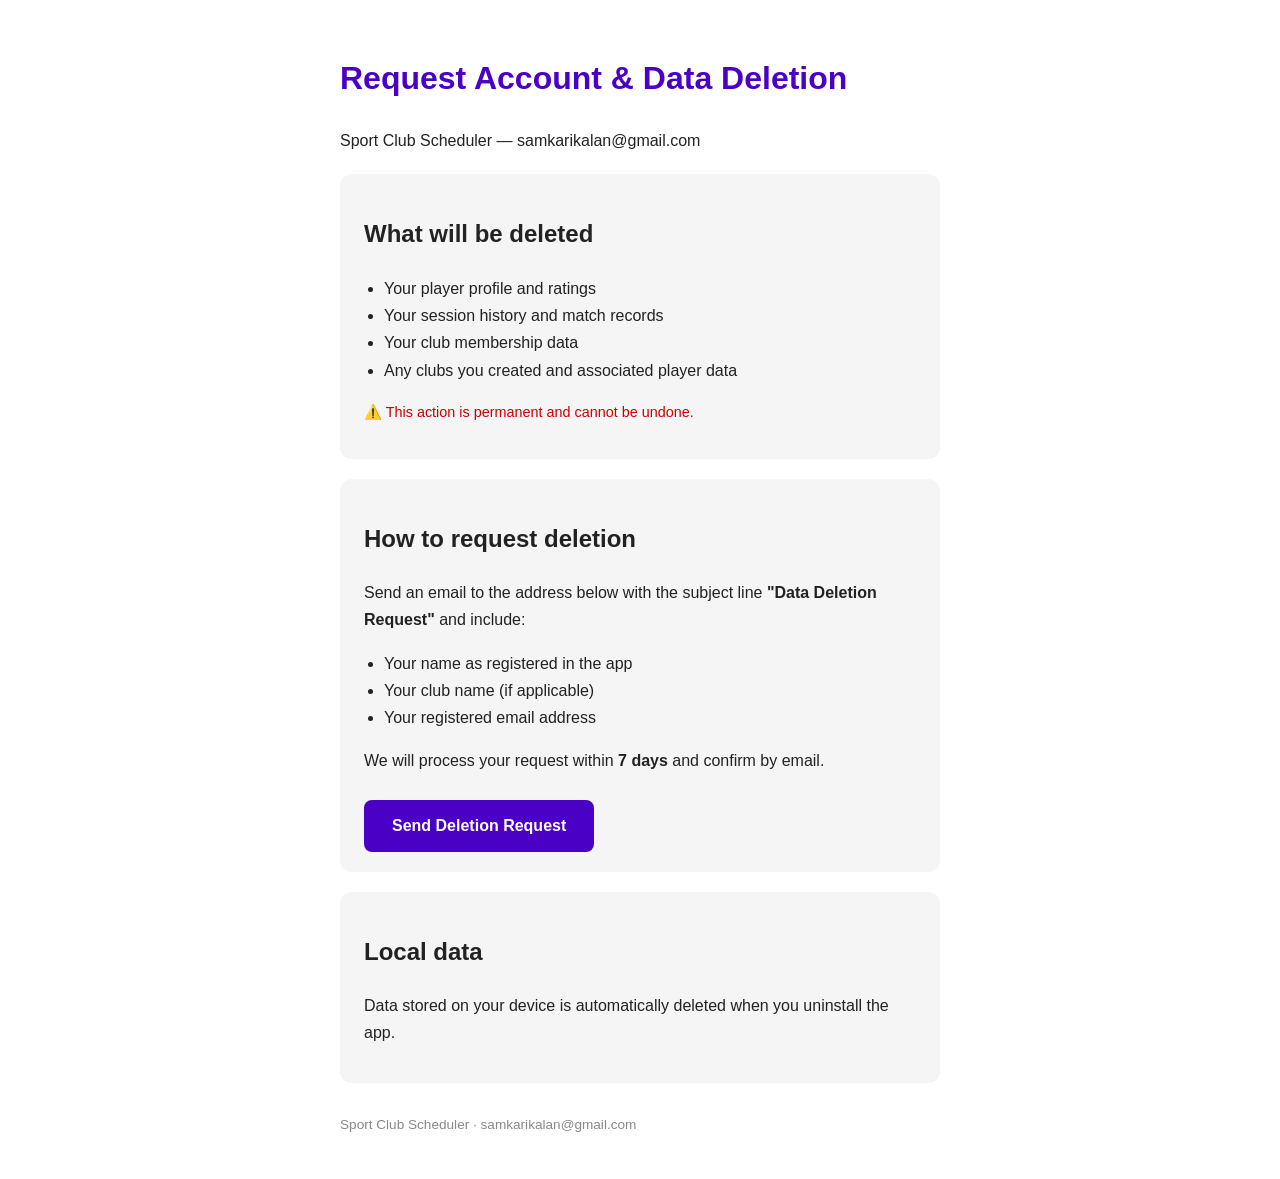
<file: delete-account.html>
<!DOCTYPE html>
<html lang="en">
<head>
  <meta charset="UTF-8">
  <title>Delete Account – Sport Club Scheduler</title>
  <meta name="viewport" content="width=device-width, initial-scale=1.0">
  <style>
    body { font-family: Arial, sans-serif; max-width: 600px; margin: auto; padding: 30px 20px; line-height: 1.7; color: #222; }
    h1 { color: #4b00c6; }
    .box { background: #f5f5f5; border-radius: 12px; padding: 20px 24px; margin: 20px 0; }
    .btn { display: inline-block; background: #4b00c6; color: #fff; padding: 12px 28px; border-radius: 8px; text-decoration: none; font-weight: bold; margin-top: 10px; }
    .warn { color: #c00; font-size: 0.9rem; margin-top: 12px; }
    ul { padding-left: 20px; }
  </style>
</head>
<body>

<h1>Request Account & Data Deletion</h1>
<p>Sport Club Scheduler — samkarikalan@gmail.com</p>

<div class="box">
  <h2>What will be deleted</h2>
  <ul>
    <li>Your player profile and ratings</li>
    <li>Your session history and match records</li>
    <li>Your club membership data</li>
    <li>Any clubs you created and associated player data</li>
  </ul>
  <p class="warn">⚠️ This action is permanent and cannot be undone.</p>
</div>

<div class="box">
  <h2>How to request deletion</h2>
  <p>Send an email to the address below with the subject line <strong>"Data Deletion Request"</strong> and include:</p>
  <ul>
    <li>Your name as registered in the app</li>
    <li>Your club name (if applicable)</li>
    <li>Your registered email address</li>
  </ul>
  <p>We will process your request within <strong>7 days</strong> and confirm by email.</p>
  <a class="btn" href="mailto:samkarikalan@gmail.com?subject=Data%20Deletion%20Request">
    Send Deletion Request
  </a>
</div>

<div class="box">
  <h2>Local data</h2>
  <p>Data stored on your device is automatically deleted when you uninstall the app.</p>
</div>

<p style="font-size:0.85rem;color:#888;margin-top:30px;">
  Sport Club Scheduler · samkarikalan@gmail.com
</p>

</body>
</html>
</file>
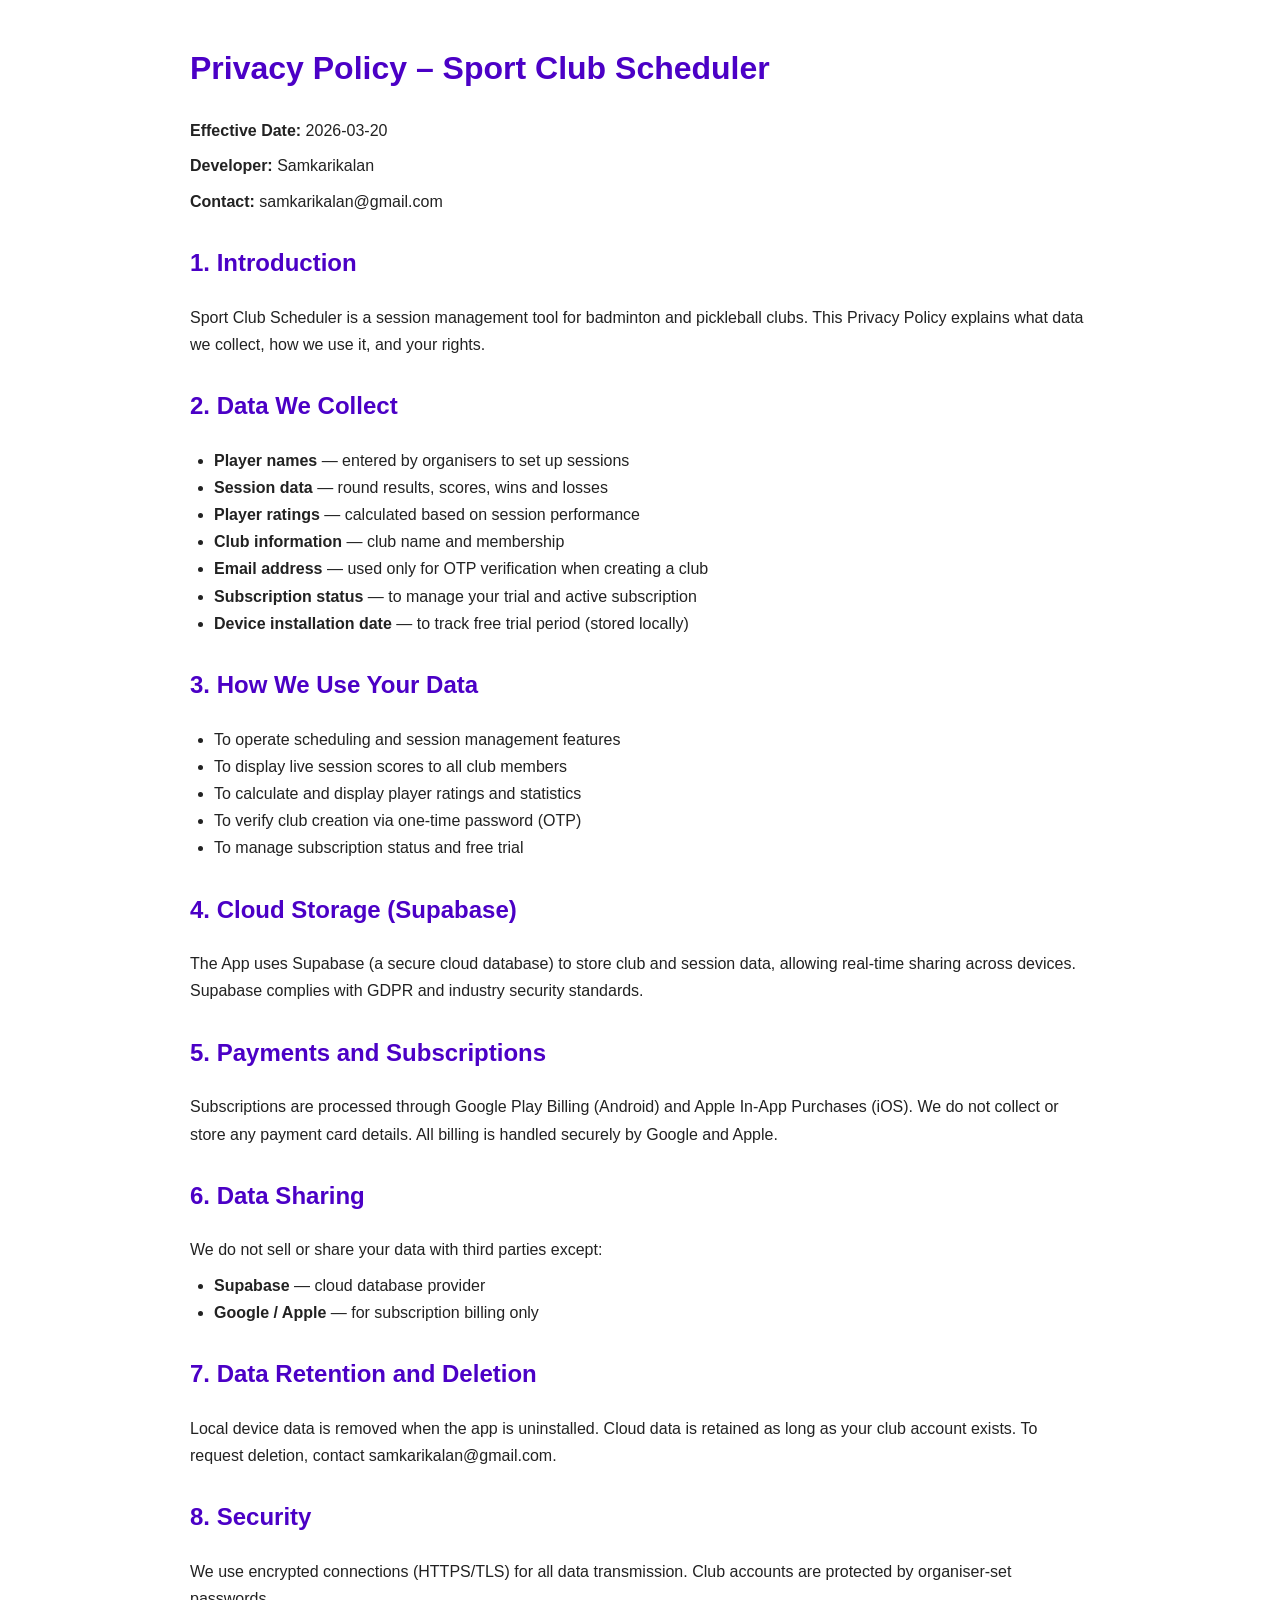
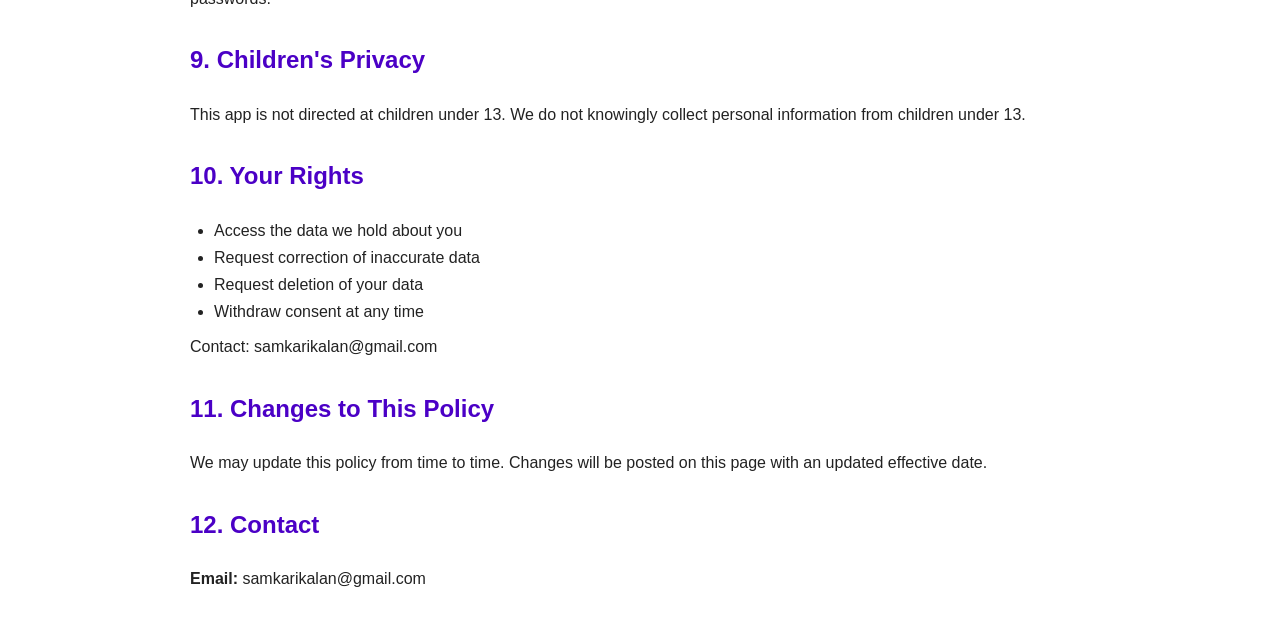
<file: privacy.html>
<!DOCTYPE html>
<html lang="en">
<head>
  <meta charset="UTF-8">
  <title>Privacy Policy – Sport Club Scheduler</title>
  <meta name="viewport" content="width=device-width, initial-scale=1.0">
  <style>
    body { font-family: Arial, sans-serif; max-width: 900px; margin: auto; padding: 20px; line-height: 1.7; color: #222; }
    h1 { color: #4b00c6; }
    h2 { color: #4b00c6; margin-top: 28px; }
    p  { margin: 8px 0; }
    ul { margin: 8px 0; padding-left: 24px; }
  </style>
</head>
<body>
<h1>Privacy Policy – Sport Club Scheduler</h1>
<p><strong>Effective Date:</strong> 2026-03-20</p>
<p><strong>Developer:</strong> Samkarikalan</p>
<p><strong>Contact:</strong> samkarikalan@gmail.com</p>

<h2>1. Introduction</h2>
<p>Sport Club Scheduler is a session management tool for badminton and pickleball clubs. This Privacy Policy explains what data we collect, how we use it, and your rights.</p>

<h2>2. Data We Collect</h2>
<ul>
  <li><strong>Player names</strong> — entered by organisers to set up sessions</li>
  <li><strong>Session data</strong> — round results, scores, wins and losses</li>
  <li><strong>Player ratings</strong> — calculated based on session performance</li>
  <li><strong>Club information</strong> — club name and membership</li>
  <li><strong>Email address</strong> — used only for OTP verification when creating a club</li>
  <li><strong>Subscription status</strong> — to manage your trial and active subscription</li>
  <li><strong>Device installation date</strong> — to track free trial period (stored locally)</li>
</ul>

<h2>3. How We Use Your Data</h2>
<ul>
  <li>To operate scheduling and session management features</li>
  <li>To display live session scores to all club members</li>
  <li>To calculate and display player ratings and statistics</li>
  <li>To verify club creation via one-time password (OTP)</li>
  <li>To manage subscription status and free trial</li>
</ul>

<h2>4. Cloud Storage (Supabase)</h2>
<p>The App uses Supabase (a secure cloud database) to store club and session data, allowing real-time sharing across devices. Supabase complies with GDPR and industry security standards.</p>

<h2>5. Payments and Subscriptions</h2>
<p>Subscriptions are processed through Google Play Billing (Android) and Apple In-App Purchases (iOS). We do not collect or store any payment card details. All billing is handled securely by Google and Apple.</p>

<h2>6. Data Sharing</h2>
<p>We do not sell or share your data with third parties except:</p>
<ul>
  <li><strong>Supabase</strong> — cloud database provider</li>
  <li><strong>Google / Apple</strong> — for subscription billing only</li>
</ul>

<h2>7. Data Retention and Deletion</h2>
<p>Local device data is removed when the app is uninstalled. Cloud data is retained as long as your club account exists. To request deletion, contact samkarikalan@gmail.com.</p>

<h2>8. Security</h2>
<p>We use encrypted connections (HTTPS/TLS) for all data transmission. Club accounts are protected by organiser-set passwords.</p>

<h2>9. Children's Privacy</h2>
<p>This app is not directed at children under 13. We do not knowingly collect personal information from children under 13.</p>

<h2>10. Your Rights</h2>
<ul>
  <li>Access the data we hold about you</li>
  <li>Request correction of inaccurate data</li>
  <li>Request deletion of your data</li>
  <li>Withdraw consent at any time</li>
</ul>
<p>Contact: samkarikalan@gmail.com</p>

<h2>11. Changes to This Policy</h2>
<p>We may update this policy from time to time. Changes will be posted on this page with an updated effective date.</p>

<h2>12. Contact</h2>
<p><strong>Email:</strong> samkarikalan@gmail.com</p>
</body>
</html>
</file>
